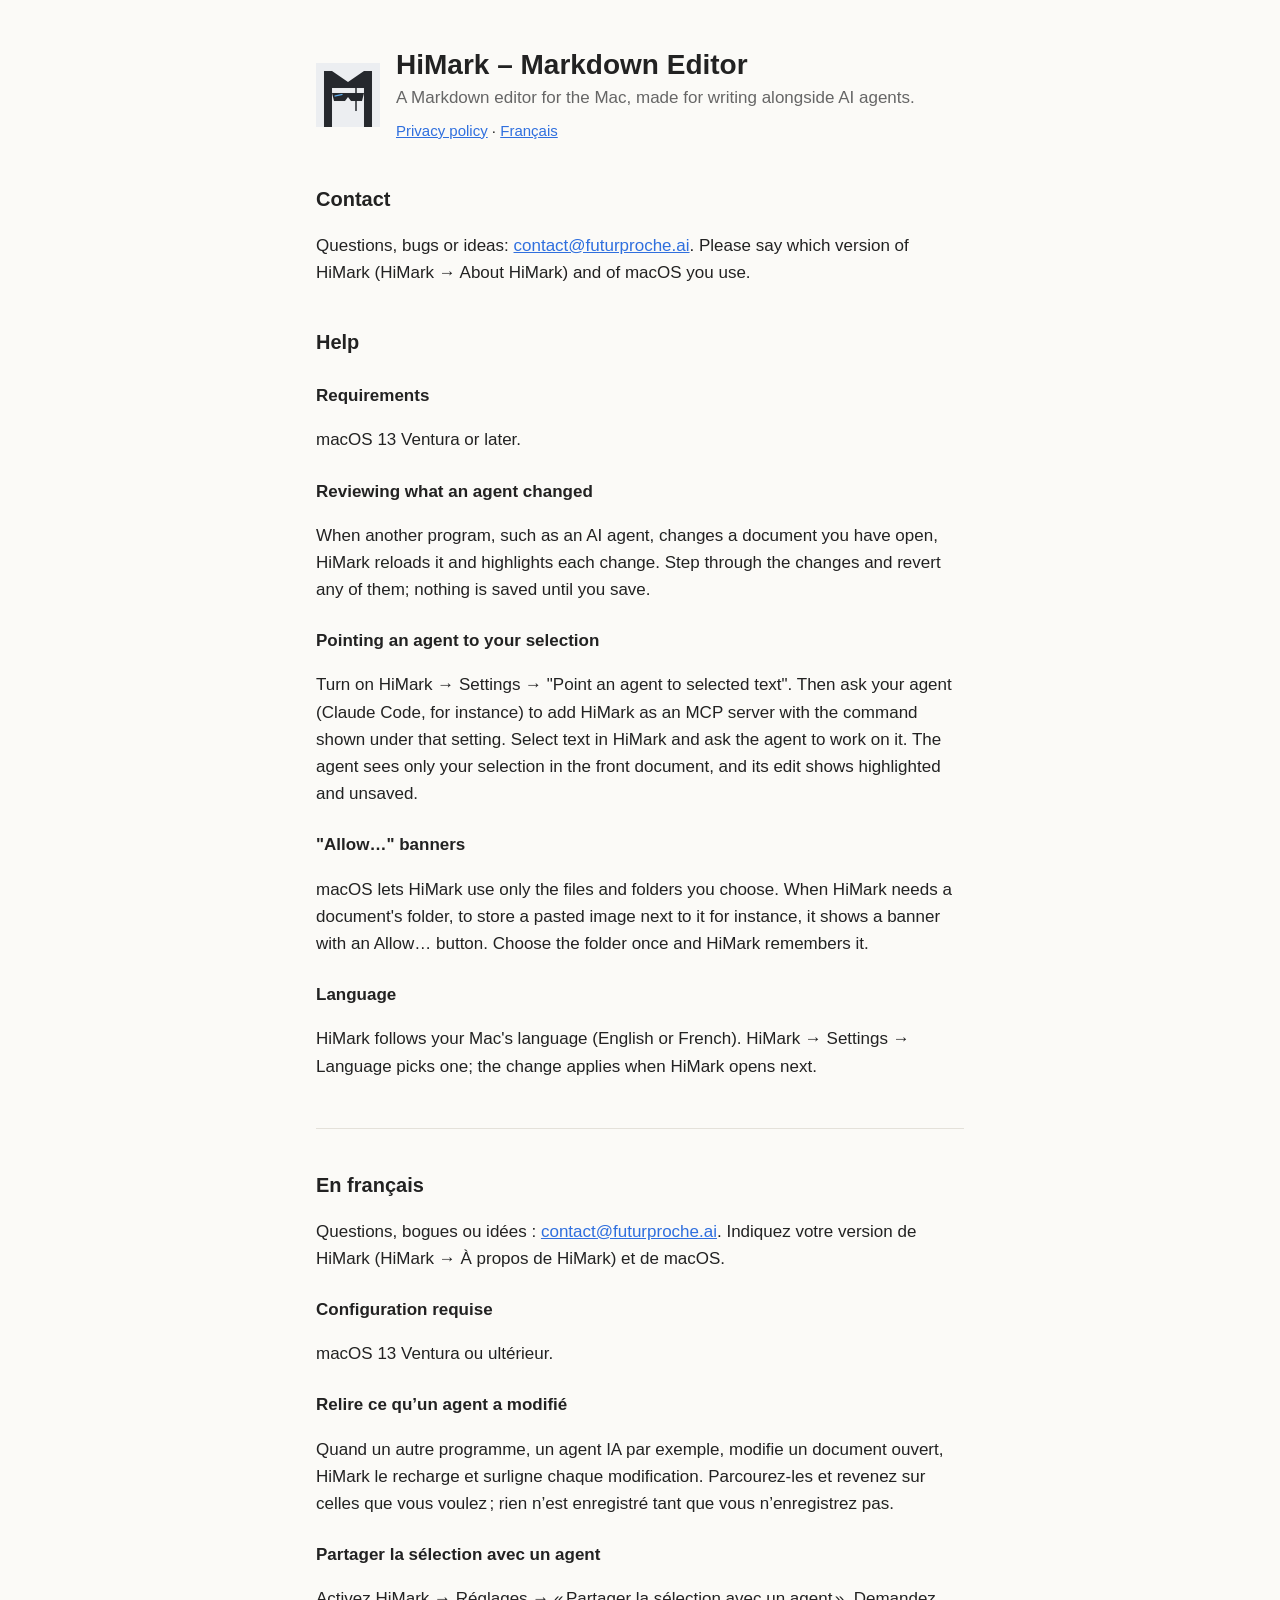
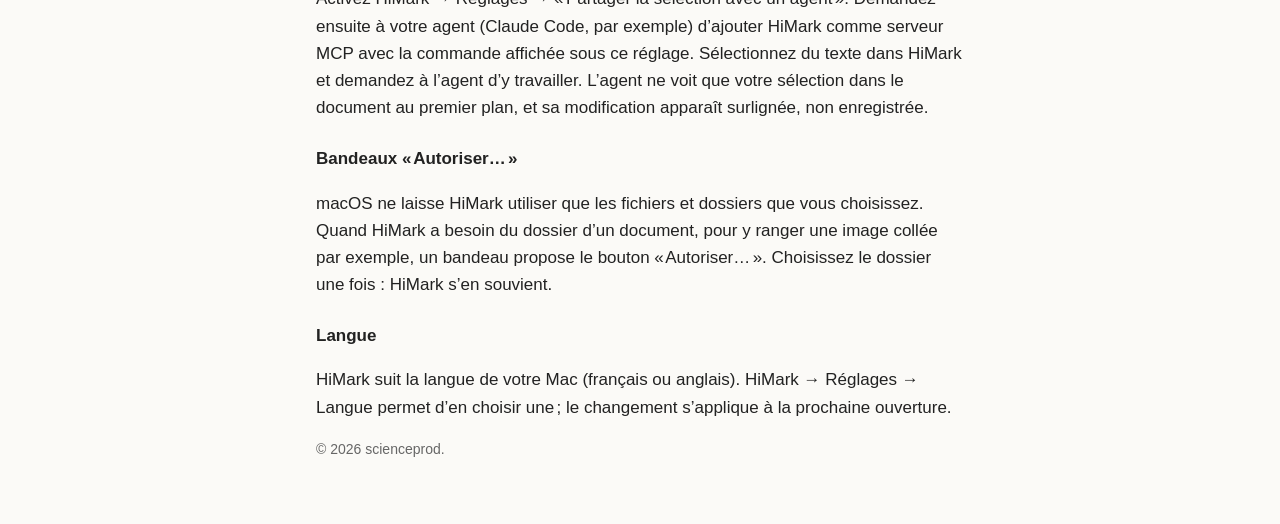
<file: index.html>
<!doctype html>
<html lang="en">
<head>
<meta charset="utf-8">
<meta name="viewport" content="width=device-width, initial-scale=1">
<title>HiMark support</title>
<link rel="icon" href="icon.png">
<link rel="stylesheet" href="style.css">
</head>
<body>
<main>
<header>
  <img src="icon.png" alt="">
  <div>
    <h1>HiMark – Markdown Editor</h1>
    <p>A Markdown editor for the Mac, made for writing alongside AI agents.</p>
    <nav><a href="privacy.html">Privacy policy</a> · <a href="#fr">Français</a></nav>
  </div>
</header>

<h2>Contact</h2>
<p>Questions, bugs or ideas: <a href="mailto:contact@futurproche.ai">contact@futurproche.ai</a>. Please say which version of HiMark (HiMark → About HiMark) and of macOS you use.</p>

<h2>Help</h2>
<h3>Requirements</h3>
<p>macOS 13 Ventura or later.</p>

<h3>Reviewing what an agent changed</h3>
<p>When another program, such as an AI agent, changes a document you have open, HiMark reloads it and highlights each change. Step through the changes and revert any of them; nothing is saved until you save.</p>

<h3>Pointing an agent to your selection</h3>
<p>Turn on HiMark → Settings → "Point an agent to selected text". Then ask your agent (Claude Code, for instance) to add HiMark as an MCP server with the command shown under that setting. Select text in HiMark and ask the agent to work on it. The agent sees only your selection in the front document, and its edit shows highlighted and unsaved.</p>

<h3>"Allow…" banners</h3>
<p>macOS lets HiMark use only the files and folders you choose. When HiMark needs a document's folder, to store a pasted image next to it for instance, it shows a banner with an Allow… button. Choose the folder once and HiMark remembers it.</p>

<h3>Language</h3>
<p>HiMark follows your Mac's language (English or French). HiMark → Settings → Language picks one; the change applies when HiMark opens next.</p>

<hr id="fr">
<h2 lang="fr">En français</h2>
<div lang="fr">
<p>Questions, bogues ou idées&#160;: <a href="mailto:contact@futurproche.ai">contact@futurproche.ai</a>. Indiquez votre version de HiMark (HiMark → À propos de HiMark) et de macOS.</p>
<h3>Configuration requise</h3>
<p>macOS 13 Ventura ou ultérieur.</p>
<h3>Relire ce qu’un agent a modifié</h3>
<p>Quand un autre programme, un agent IA par exemple, modifie un document ouvert, HiMark le recharge et surligne chaque modification. Parcourez-les et revenez sur celles que vous voulez&#8239;; rien n’est enregistré tant que vous n’enregistrez pas.</p>
<h3>Partager la sélection avec un agent</h3>
<p>Activez HiMark → Réglages → «&#8239;Partager la sélection avec un agent&#8239;». Demandez ensuite à votre agent (Claude Code, par exemple) d’ajouter HiMark comme serveur MCP avec la commande affichée sous ce réglage. Sélectionnez du texte dans HiMark et demandez à l’agent d’y travailler. L’agent ne voit que votre sélection dans le document au premier plan, et sa modification apparaît surlignée, non enregistrée.</p>
<h3>Bandeaux «&#8239;Autoriser…&#8239;»</h3>
<p>macOS ne laisse HiMark utiliser que les fichiers et dossiers que vous choisissez. Quand HiMark a besoin du dossier d’un document, pour y ranger une image collée par exemple, un bandeau propose le bouton «&#8239;Autoriser…&#8239;». Choisissez le dossier une fois&#160;: HiMark s’en souvient.</p>
<h3>Langue</h3>
<p>HiMark suit la langue de votre Mac (français ou anglais). HiMark → Réglages → Langue permet d’en choisir une&#8239;; le changement s’applique à la prochaine ouverture.</p>
</div>

<footer>© 2026 scienceprod.</footer>
</main>
</body>
</html>
</file>
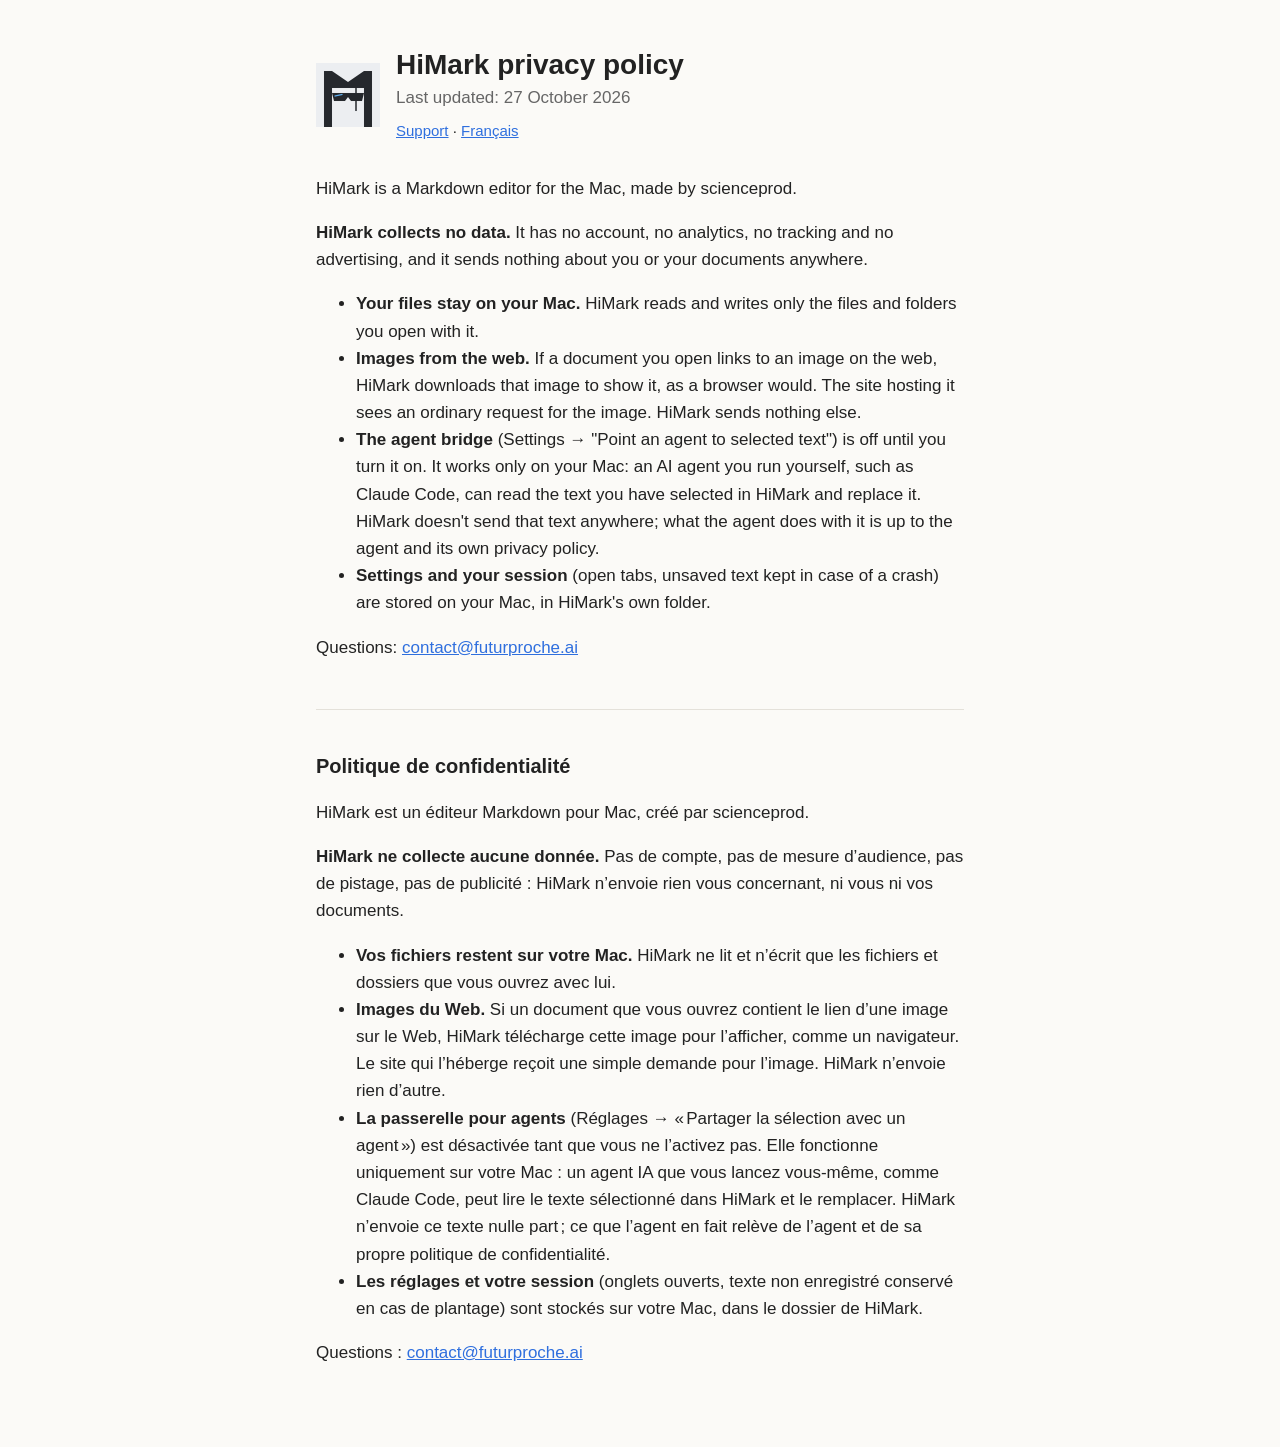
<file: privacy.html>
<!doctype html>
<html lang="en">
<head>
<meta charset="utf-8">
<meta name="viewport" content="width=device-width, initial-scale=1">
<title>HiMark privacy policy</title>
<link rel="icon" href="icon.png">
<link rel="stylesheet" href="style.css">
</head>
<body>
<main>
<header>
  <img src="icon.png" alt="">
  <div>
    <h1>HiMark privacy policy</h1>
    <p>Last updated: 27 October 2026</p>
    <nav><a href="./">Support</a> · <a href="#fr">Français</a></nav>
  </div>
</header>

<p>HiMark is a Markdown editor for the Mac, made by scienceprod.</p>
<p><strong>HiMark collects no data.</strong> It has no account, no analytics, no tracking and no advertising, and it sends nothing about you or your documents anywhere.</p>
<ul>
  <li><strong>Your files stay on your Mac.</strong> HiMark reads and writes only the files and folders you open with it.</li>
  <li><strong>Images from the web.</strong> If a document you open links to an image on the web, HiMark downloads that image to show it, as a browser would. The site hosting it sees an ordinary request for the image. HiMark sends nothing else.</li>
  <li><strong>The agent bridge</strong> (Settings → "Point an agent to selected text") is off until you turn it on. It works only on your Mac: an AI agent you run yourself, such as Claude Code, can read the text you have selected in HiMark and replace it. HiMark doesn't send that text anywhere; what the agent does with it is up to the agent and its own privacy policy.</li>
  <li><strong>Settings and your session</strong> (open tabs, unsaved text kept in case of a crash) are stored on your Mac, in HiMark's own folder.</li>
</ul>
<p>Questions: <a href="mailto:contact@futurproche.ai">contact@futurproche.ai</a></p>

<hr id="fr">
<div lang="fr">
<h2>Politique de confidentialité</h2>
<p>HiMark est un éditeur Markdown pour Mac, créé par scienceprod.</p>
<p><strong>HiMark ne collecte aucune donnée.</strong> Pas de compte, pas de mesure d’audience, pas de pistage, pas de publicité&#160;: HiMark n’envoie rien vous concernant, ni vous ni vos documents.</p>
<ul>
  <li><strong>Vos fichiers restent sur votre Mac.</strong> HiMark ne lit et n’écrit que les fichiers et dossiers que vous ouvrez avec lui.</li>
  <li><strong>Images du Web.</strong> Si un document que vous ouvrez contient le lien d’une image sur le Web, HiMark télécharge cette image pour l’afficher, comme un navigateur. Le site qui l’héberge reçoit une simple demande pour l’image. HiMark n’envoie rien d’autre.</li>
  <li><strong>La passerelle pour agents</strong> (Réglages → «&#8239;Partager la sélection avec un agent&#8239;») est désactivée tant que vous ne l’activez pas. Elle fonctionne uniquement sur votre Mac&#160;: un agent IA que vous lancez vous-même, comme Claude Code, peut lire le texte sélectionné dans HiMark et le remplacer. HiMark n’envoie ce texte nulle part&#8239;; ce que l’agent en fait relève de l’agent et de sa propre politique de confidentialité.</li>
  <li><strong>Les réglages et votre session</strong> (onglets ouverts, texte non enregistré conservé en cas de plantage) sont stockés sur votre Mac, dans le dossier de HiMark.</li>
</ul>
<p>Questions&#160;: <a href="mailto:contact@futurproche.ai">contact@futurproche.ai</a></p>
</div>
</main>
</body>
</html>
</file>
<file: style.css>
:root { --bg: #fbfaf7; --text: #222; --muted: #666; --rule: #e4e1da; --accent: #2f6fde; }
@media (prefers-color-scheme: dark) { :root { --bg: #1e1f22; --text: #e6e6e6; --muted: #a0a0a0; --rule: #33353a; --accent: #6ea0ff; } }
* { box-sizing: border-box; }
body { margin: 0; background: var(--bg); color: var(--text); font: 17px/1.6 -apple-system, BlinkMacSystemFont, "Helvetica Neue", sans-serif; }
main { max-width: 680px; margin: 0 auto; padding: 48px 16px 64px; }
header { display: flex; align-items: center; gap: 16px; margin-bottom: 32px; }
header img { width: 64px; height: 64px; }
header h1 { margin: 0; font-size: 28px; line-height: 1.2; }
header p { margin: 2px 0 0; color: var(--muted); }
h2 { margin: 40px 0 8px; font-size: 20px; }
h3 { margin: 24px 0 4px; font-size: 17px; }
a { color: var(--accent); }
code { font: 14px ui-monospace, Menlo, monospace; background: var(--rule); padding: 1px 5px; border-radius: 4px; word-break: break-all; }
nav { margin-top: 8px; font-size: 15px; }
hr { border: 0; border-top: 1px solid var(--rule); margin: 48px 0 0; }
footer { color: var(--muted); font-size: 14px; margin-top: 16px; }
</file>
